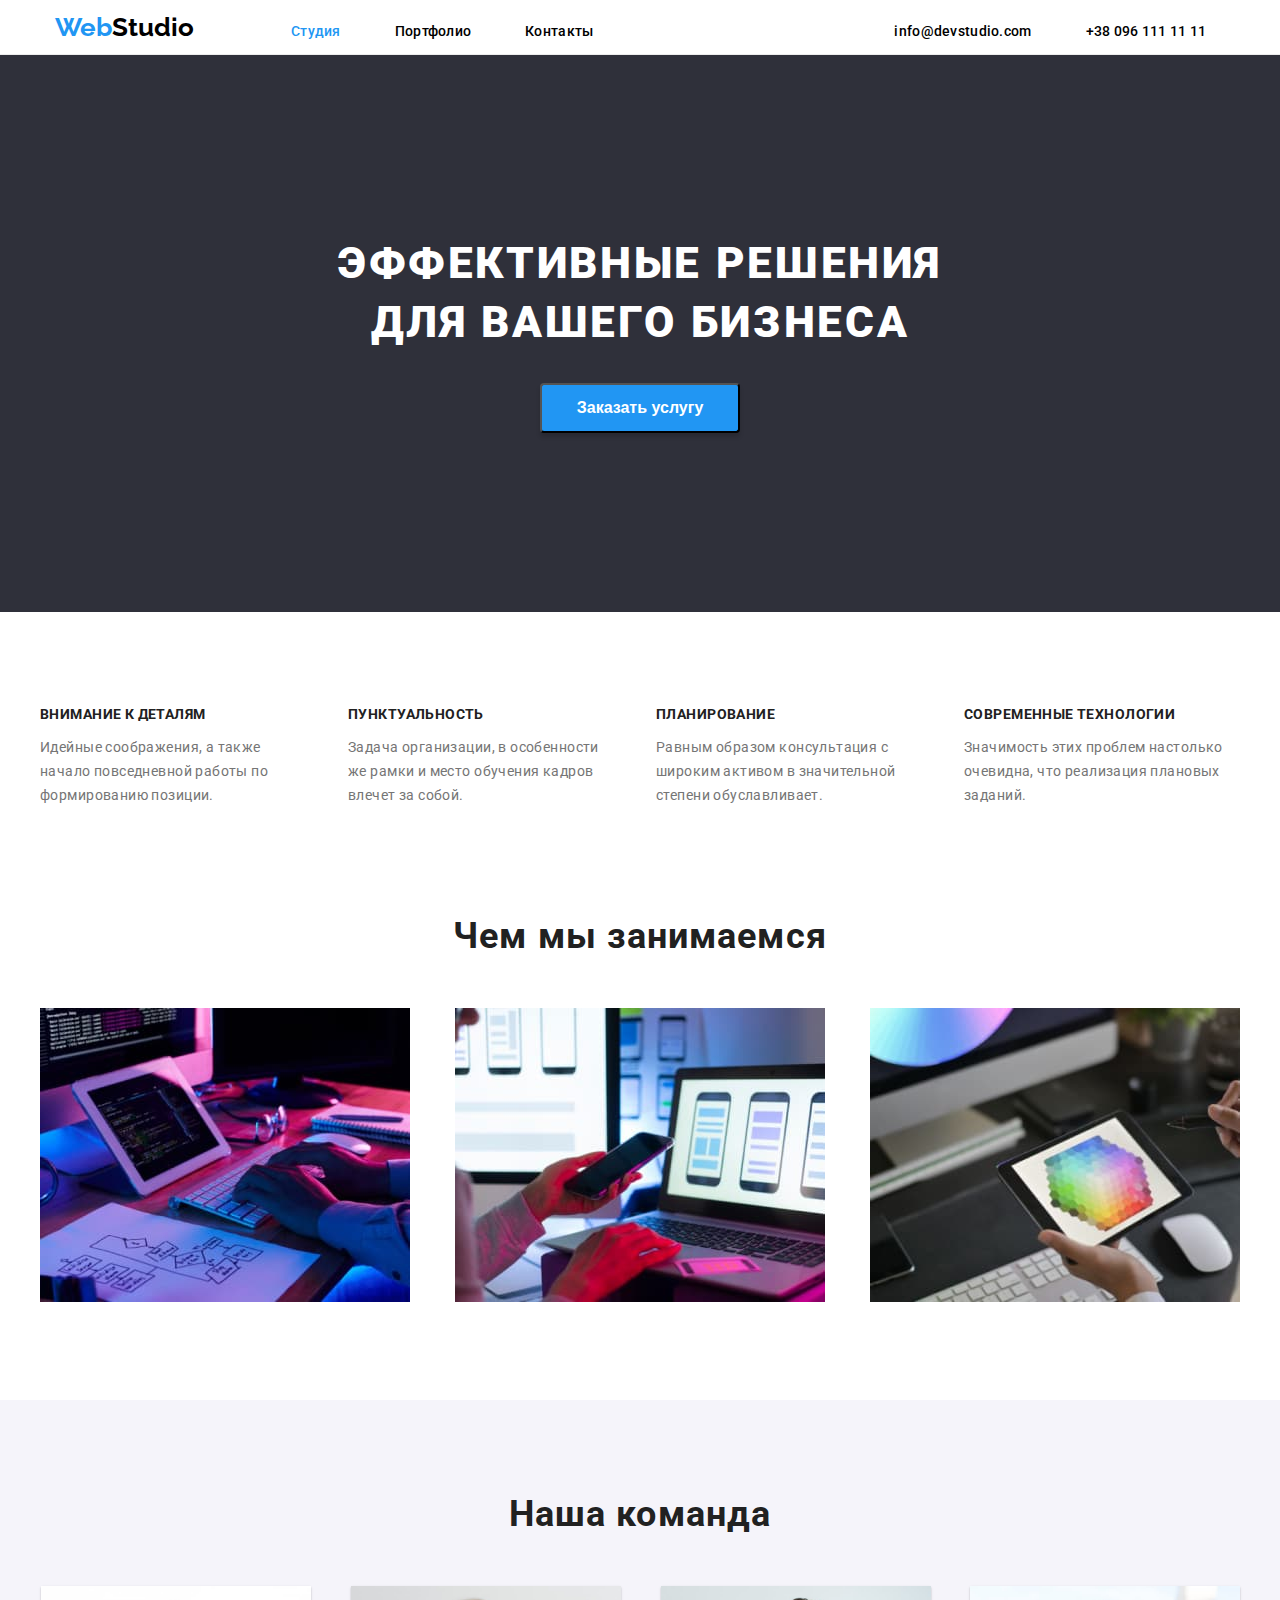
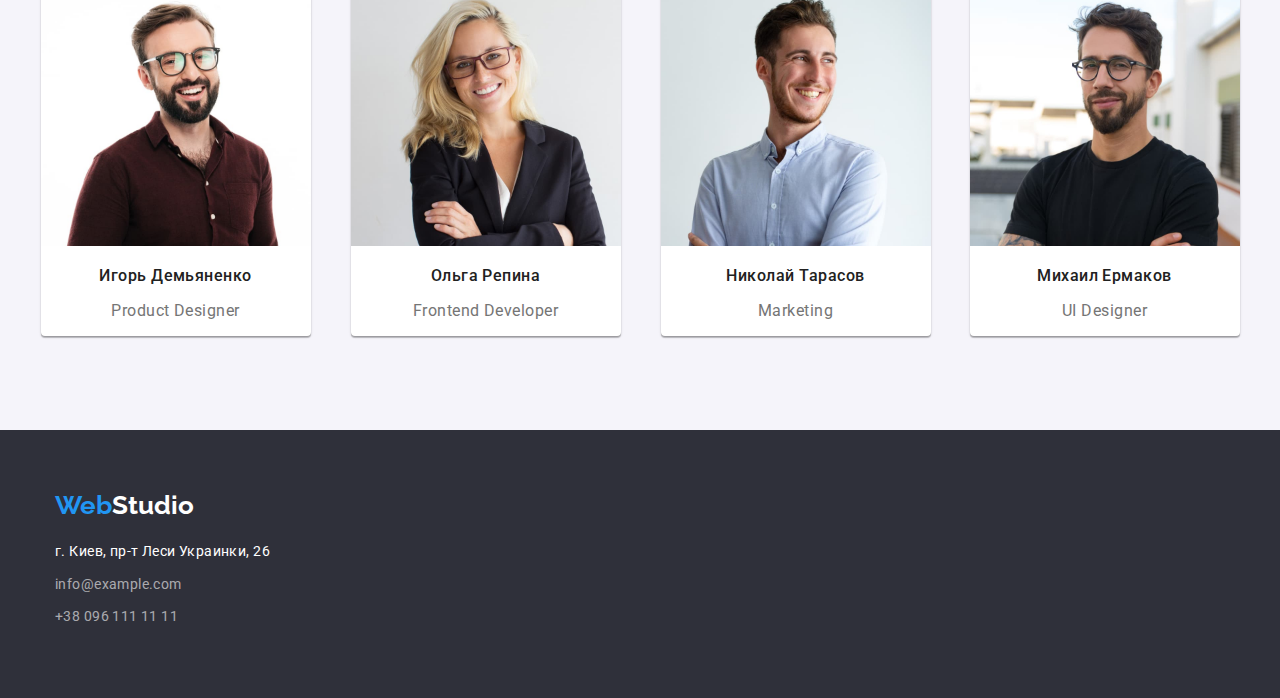
<file: index.html>
<!DOCTYPE html>
<html lang="ru">
<head>
    <meta charset="UTF-8">
    <meta http-equiv="X-UA-Compatible" content="IE=edge">
    <meta name="viewport" content="width=device-width, initial-scale=1.0">
    <title>Студия</title>
    <link rel="preconnect" href="https://fonts.googleapis.com">
    <link rel="preconnect" href="https://fonts.gstatic.com" crossorigin>
    <link href="https://fonts.googleapis.com/css2?family=Raleway:wght@700&family=Roboto:wght@400;500;700;900&display=swap" rel="stylesheet">
    <link rel="stylesheet" href="./css/styles.css">

</head>
<body>
    <div class="wrapper">
        <header class="header">
            <div class="container">
                <a href="./index.html" class="header__logo logo">Web<span>Studio</span></a>                                
                <nav class="header__menu menu">
                    <ul class="menu__list">
                        <li><a href="/" class="menu__link active">Студия</a></li>
                        <li><a href="./portfolio.html" class="menu__link">Портфолио</a></li>
                        <li><a href="#" class="menu__link">Контакты</a></li>
                        </ul>             
                </nav>
                <ul class="header__contacts contacts">
                    <li><a href="mailto:info@devstudio.com" class="contacts__link">info@devstudio.com</a></li>
                    <li><a href="tel:+380961111111" class="contacts__link">+38 096 111 11 11</a></li>
                </ul> 
            </div>
        </header>
        <main class="page">
            <section class="banner">
                <div class="container">
                    <h1>Эффективные решения для вашего бизнеса</h1>
                    <button type="button">Заказать услугу</button>
                </div>
            </section>
            <section class="page__respons respons">                
                <div class="container">
                    <ul class="respons__list">
                        <li class="respons__item">
                            <h3>Внимание к деталям</h3>
                            <p>Идейные соображения, а также начало повседневной работы по формированию позиции.</p>
                        </li>
                        <li class="respons__item">
                            <h3>Пунктуальность</h3>
                            <p>Задача организации, в особенности же рамки и место обучения кадров влечет за собой.</p>
                        </li>
                        <li class="respons__item">
                            <h3>Планирование </h3>
                            <p>Равным образом консультация с широким активом в значительной степени обуславливает.</p>
                        </li>
                        <li class="respons__item">
                            <h3>Современные технологии</h3>
                            <p>Значимость этих проблем настолько очевидна, что реализация плановых заданий.</p>
                        </li>
                    </ul>
                </div>
            </section>
            <section class="page__tastks tasks">
                <div class="container">
                    <h2 class="tasks__title sub-title">Чем мы занимаемся</h2>
                    <ul class="tasks__list">
                        <li class="tasks__item">
                            <img src="./images/tasks/create.jpg" alt="Разработка ПО" width="370">
                        </li>
                        <li class="tasks__item">
                            <img src="./images/tasks/support.jpg" alt="Поддержка клиентов " width="370">
                        </li>
                        <li class="tasks__item">
                            <img src="./images/tasks/design.jpg" alt="Современный дизайн" width="370">
                        </li>
                    </ul>
                </div>
            </section>
            <section class="page__team team">
                <div class="container">
                    <h2 class="team__title sub-title">Наша команда</h2>
                    <ul class="team__list">
                        <li class="team__item">
                            <img src="./images/team/designer.jpg" alt="Designer Игорь Демьяненко" width="270">
                            <p>Игорь Демьяненко</p>
                            <p lang="en">Product Designer</p>                        
                        </li>
                        <li class="team__item">
                            <img src="./images/team/developer.jpg" alt="Developer Ольга Репина" width="270">
                            <p>Ольга Репина</p>
                            <p lang="en">Frontend Developer</p>                        
                        </li>
                        <li class="team__item">
                            <img src="./images/team/marketing.jpg" alt="Marketing Николай Тарасов" width="270">
                            <p>Николай Тарасов</p> 
                            <p lang="en">Marketing</p>                        
                        </li>
                        <li class="team__item">
                            <img src="./images/team/uidesigner.jpg" alt="UI Designer Михаил Ермаков" width="270">
                            <p>Михаил Ермаков</p>
                            <p lang="en">UI Designer</p>                        
                        </li>
                    </ul>
                </div>
            </section>
        </main>
        <footer class="footer">
            <div class="container">
                <a href="./index.html" class="footer__logo logo">Web<span>Studio</span></a>
                <address class="footer__contacts f-contacts">
                    <ul class="f-contacts__list">
                        <li><a class="f-contacts__link" href="https://goo.gl/maps/Z7a2orzkB7U8Lw847" target="_blank" rel="noreferrer noopener">г. Киев, пр-т Леси Украинки, 26</a></li>
                        <li><a class="f-contacts__link" href="mailto:info@example.com">info@example.com</a></li>
                        <li><a class="f-contacts__link" href="tel:+380961111111">+38 096 111 11 11</a></li>
                    </ul>               
                </address>
            </div>
        </footer>
    </div>
</body>
</html>
</file>
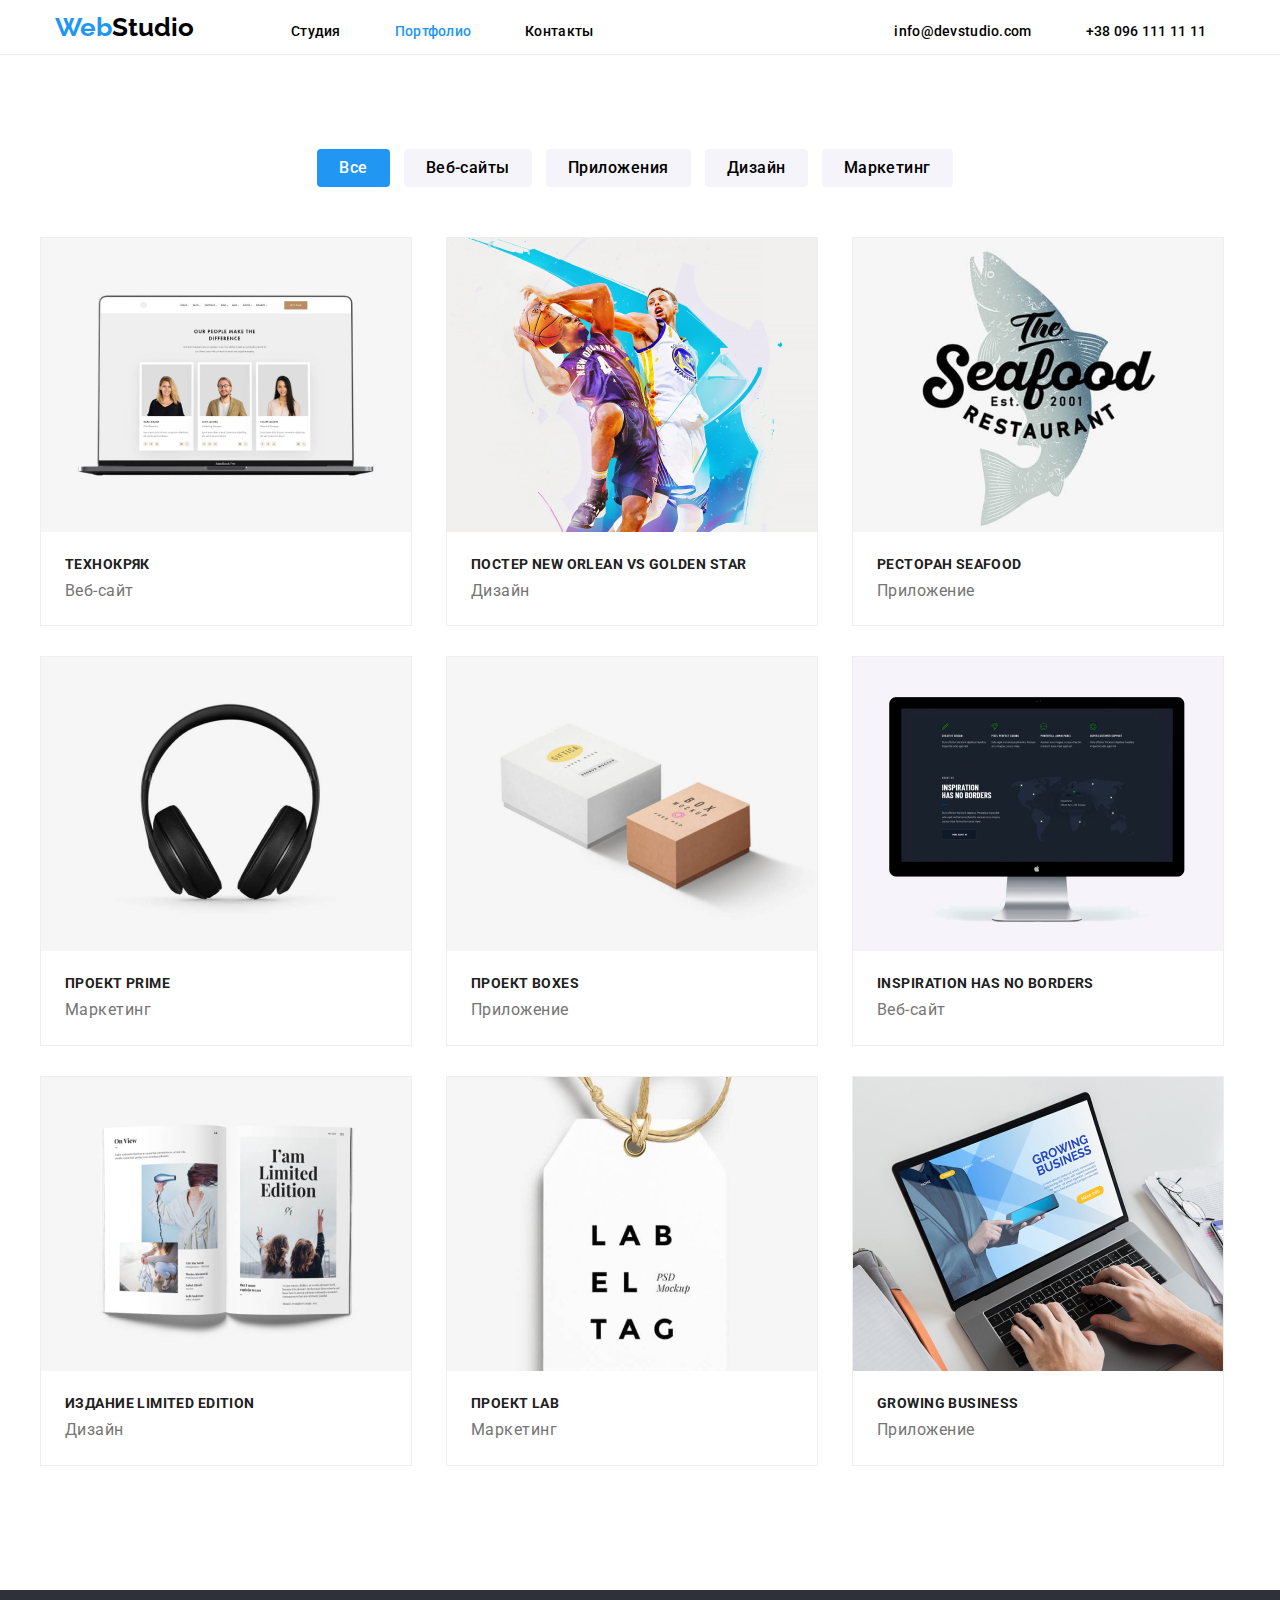
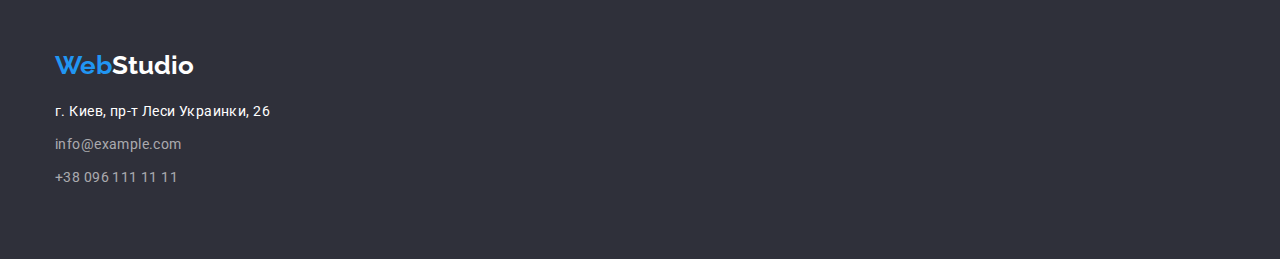
<file: portfolio.html>
<!DOCTYPE html>
<html lang="en">
<head>
    <meta charset="UTF-8">
    <meta http-equiv="X-UA-Compatible" content="IE=edge">
    <meta name="viewport" content="width=device-width, initial-scale=1.0">
    <title>Portfolio</title>
    <link rel="preconnect" href="https://fonts.googleapis.com">
    <link rel="preconnect" href="https://fonts.gstatic.com" crossorigin>
    <link href="https://fonts.googleapis.com/css2?family=Raleway:wght@700&family=Roboto:wght@400;500;700;900&display=swap" rel="stylesheet">
    <link rel="stylesheet" href="./css/styles.css">
</head>
<body>
    <div class="wrapper">
        <header class="header">
            <div class="container">
                <a href="./index.html" class="header__logo logo">Web<span>Studio</span></a>                                
                <nav class="header__menu menu">
                    <ul class="menu__list">
                        <li><a href="./index.html" class="menu__link">Студия</a></li>
                        <li><a href="./portfolio.html" class="menu__link active">Портфолио</a></li>
                        <li><a href="#" class="menu__link">Контакты</a></li>
                        </ul>             
                </nav>
                <ul class="header__contacts contacts">
                    <li><a href="mailto:info@devstudio.com" class="contacts__link">info@devstudio.com</a></li>
                    <li><a href="tel:+380961111111" class="contacts__link">+38 096 111 11 11</a></li>
                </ul> 
            </div>
        </header>
        <main class="page">
            <section class="page__portfolio portfolio">
                <div class="container">
                    <div class="portfolio__filter filter">
                        <div class="filter__btn">
                            <input id="all" type="radio" name="radio" value="1" checked>
                            <label for="all">Все</label>
                        </div>                         
                        <div class="filter__btn">
                            <input id="website" type="radio" name="radio" value="2">
                            <label for="website">Веб-сайты</label>
                        </div>                         
                        <div class="filter__btn">
                            <input id="application" type="radio" name="radio" value="3">
                            <label for="application">Приложения</label>
                        </div>
                        <div class="filter__btn">
                            <input id="design" type="radio" name="radio" value="4">
                            <label for="design">Дизайн</label>
                        </div>
                        <div class="filter__btn">
                            <input id="marketing" type="radio" name="radio" value="5">
                            <label for="marketing">Маркетинг</label>
                        </div>
                    </div>
                    <ul class="portfolio__list">
                        <li>
                            <a href="#" class="portfolio__item PItem">
                                <img src="./images/portfolio/tekhnokryak.jpg" alt="Веб-сайт Технокряк" class="PItem__img" width="370" height="294">
                                <h3 class="PItem__title">Технокряк</h3>
                                <p class="PItem__group">Веб-сайт</p>
                            </a>
                        </li>
                        <li>
                            <a href="#" class="portfolio__item PItem">
                                <img src="./images/portfolio/neworleanvsgoldenstar.jpg" alt="Дизайн New Orlean vs Golden Star" class="PItem__img" width="370" height="294">
                                <h3 class="PItem__title">Постер New Orlean vs Golden Star</h3>
                                <p class="PItem__group">Дизайн</p>
                            </a>
                        </li>
                        <li>
                            <a href="" class="portfolio__item PItem">
                                <img src="./images/portfolio/deafood.jpg" alt="Приложение Ресторан Seafood" class="PItem__img" width="370" height="294">
                                <h3 class="PItem__title">Ресторан Seafood</h3>
                                <p class="PItem__group">Приложение</p>
                            </a>
                        </li>
                        <li>
                            <a href="" class="portfolio__item PItem">
                                <img src="./images/portfolio/prime.jpg" alt="маркетинг Prime" class="PItem__img" width="370" height="294">
                                <h3 class="PItem__title">Проект Prime</h3>
                                <p class="PItem__group">Маркетинг</p>
                            </a>
                        </li>
                        <li>
                            <a href="" class="portfolio__item PItem">
                                <img src="./images/portfolio/boxes.jpg" alt="Приложение Проект Boxes" class="PItem__img" width="370" height="294">
                                <h3 class="PItem__title">Проект Boxes</h3>
                                <p class="PItem__group">Приложение</p>
                            </a>
                        </li>
                        <li>
                            <a href="" class="portfolio__item PItem">
                                <img src="./images/portfolio/inspirations.jpg" alt="Веб-сайт Inspiration has no Borders" class="PItem__img" width="370" height="294">
                                <h3 class="PItem__title">Inspiration has no Borders</h3>
                                <p class="PItem__group">Веб-сайт</p>
                            </a>
                        </li>
                        <li>
                            <a href="" class="portfolio__item PItem">
                                <img src="./images/portfolio/limitededition.jpg" alt="Дизайн Издание Limited Edition" class="PItem__img" width="370" height="294">
                                <h3 class="PItem__title">Издание Limited Edition</h3>
                                <p class="PItem__group">Дизайн</p>
                            </a>
                        </li>
                        <li>
                            <a href="" class="portfolio__item PItem">
                                <img src="./images/portfolio/projectlab.jpg" alt=" Маркетинг Проект LAB" class="PItem__img" width="370" height="294">
                                <h3 class="PItem__title">Проект LAB</h3>
                                <p class="PItem__group">Маркетинг</p>
                            </a>
                        </li>
                        <li>
                            <a href="" class="portfolio__item PItem">
                                <img src="./images/portfolio/growingbusiness.jpg" alt="приложение Growing Business" class="PItem__img" width="370" height="294"> 
                                <h3 class="PItem__title">Growing Business</h3>
                                <p class="PItem__group">Приложение</p>
                            </a>
                        </li>
                    </ul>
                </div>              
            </section>
        </main>
        <footer class="footer">
            <div class="container">
                <a href="./index.html" class="footer__logo logo">Web<span>Studio</span></a>
                <address class="footer__contacts f-contacts">
                    <ul class="f-contacts__list">
                        <li><a class="f-contacts__link" href="https://goo.gl/maps/Z7a2orzkB7U8Lw847" target="_blank" rel="noreferrer noopener">г. Киев, пр-т Леси Украинки, 26</a></li>
                        <li><a class="f-contacts__link" href="mailto:info@example.com">info@example.com</a></li>
                        <li><a class="f-contacts__link" href="tel:+380961111111">+38 096 111 11 11</a></li>
                    </ul>               
                </address>
            </div>
        </footer>
    </div>    
</body>
</html>
</file>
<file: css/styles.css>
:root {
  --main-bg-color: #ffff;
  --banner-bg-color: #2f303a;
  --team-bg-color: #f5f4fa;
  --footer-bg-color: #2f303a;
  --action-color: #2196f3;
  --section-title-color: #212121;
  --common-text-color: #757575;
}

ul {
  margin: 0;
  padding: 0;
}
li {
  list-style-type: none;
  display: inline-block;
  margin: 0;
  padding: 0;
}
a,
address {
  text-decoration: none;
}
h1,
h2,
h3 {
  font-weight: inherit;
  font-size: inherit;
  margin: 0;
  padding: 0;
}
body {
  max-width: 100%;
  overflow-x: hidden;
  margin: 0;
  padding: 0;
  font-family: "Roboto", sans-serif;
  font-style: normal;
  font-weight: normal;
  background-color: var(--main-bg-color);
}

.container {
  max-width: 1200px;
  margin: 0 auto;
}
/*=========TITLE=============*/
/* H1 */
h1 {
  font-weight: 900;
  font-size: 44px;
  color: #ffff;
  text-align: center;
  letter-spacing: 0.06em;
  line-height: 1.36;
  text-transform: uppercase;
}
/* H2 */
.sub-title {
  text-align: center;
  font-weight: bold;
  font-size: 36px;
  line-height: 1.16;
  letter-spacing: 0.03em;
  color: var(--section-title-color);
}
/* H3 */
h3 {
  font-weight: bold;
  font-size: 14px;
  line-height: 1.143;
  letter-spacing: 0.03em;
  text-transform: uppercase;
  color: var(--section-title-color);
}

/* LOGO */
.logo {
  display: inline-block;
  margin: 0 0 0 15px;
  font-family: "Raleway";
  font-style: normal;
  font-weight: bold;
  font-size: 26px;
  color: #2196f3;
}
/* =======HEADER================ */
header {
  display: inline-block;
  width: 100%;
  padding: 0.925% 0;
  border-bottom: 1px solid #ececec;
}
.header__logo span {
  color: #000;
}
.header__menu {
  display: inline-block;
  margin: 0 0 0 93px;
}
.menu__list {
  padding: 0;
}
.menu__link {
  font-weight: 500;
  font-size: 14px;
  letter-spacing: 0.02em;
  color: #000;
  cursor: pointer;
}
.menu__list li:nth-child(2) {
  margin: 0 50px 0 50px;
}
.menu__link.active {
  color: var(--action-color);
}
.menu__link:hover {
  color: var(--action-color);
}
.header__contacts {
  display: inline-block;
  margin: 0 15px 0 297px;
  padding: 0;
}
.contacts__link {
  display: inline-block;
  font-weight: 500;
  font-size: 14px;
  letter-spacing: 0.02em;
  text-decoration: none;
  color: #000;
  padding: 0;
}
.header__contacts li:first-child {
  margin: 0 50px 0 0;
}
.header__contacts a:hover {
  color: var(--action-color);
}
/*==========BANNER==========*/
.banner {
  background-color: var(--banner-bg-color);
  padding: 179px 0;
  text-align: center;
}
.banner h1 {
  padding: 0 23%;
}
.banner button {
  width: 200px;
  height: 50px;
  margin: 30px 0 0 0;
  text-align: center;
  background: var(--action-color);
  color: #ffff;
  font-weight: bold;
  font-size: 16px;
  box-shadow: 0px 4px 4px rgba(0, 0, 0, 0.15);
  border-radius: 4px;
  outline: none;
  cursor: pointer;
}
/*=========RESPONS=========*/
.respons__list {
  padding: 94px 0;
}
.respons__item {
  display: inline-block;
  text-align: center;
  width: 23%;
}
.respons__item h3 {
  text-align: left;
}
.respons__item p {
  font-size: 14px;
  line-height: 1.71;
  letter-spacing: 0.03em;
  color: var(--common-text-color);
  text-align: left;
  padding: 0 5px 0 0;
}
.respons__item:nth-child(2) {
  margin: 0 28px;
}
.respons__item:nth-child(3) {
  margin: 0 28px 0 0;
}
/*==========TASKS=========*/
.page__tasts {
  text-align: center;
}
.tasks__title {
  margin: 0 0 50px 0;
}
.tasks__list {
  margin: 0;
  padding: 0 0 94px 0;
}
.tasks__item:nth-child(2) {
  margin: 0 41px;
}
.tasks__item {
  display: inline-block;
  text-align: center;
}
/*===========TEAM=========*/
.page__team {
  background-color: var(--team-bg-color);
  text-align: center;
}
.team__title {
  padding: 94px 0 0 0;
  margin: 0 0 50px 0;
}
.team__list {
  margin: 0;
  padding: 0 0 94px 0;
}
.team__item {
  display: inline-block;
  text-align: center;
  background-color: #ffff;
  box-shadow: 0px 1px 3px rgba(0, 0, 0, 0.12), 0px 1px 1px rgba(0, 0, 0, 0.14), 0px 2px 1px rgba(0, 0, 0, 0.2);
  border-radius: 0px 0px 4px 4px;
}
.team__item:nth-child(2) {
  margin: 0 36px;
}
.team__item:nth-child(3) {
  margin: 0 35px 0 0;
}
.team__item p:first-of-type {
  font-weight: 500;
  font-size: 16px;
  line-height: 1.187;
  letter-spacing: 0.03em;
  color: #212121;
}
.team__item p:last-of-type {
  text-align: center;
  font-size: 16px;
  line-height: 1.187;
  letter-spacing: 0.03em;
  color: var(--common-text-color);
}
/*=========FOOTER===========*/
.footer {
  background-color: var(--footer-bg-color);
}
.footer__logo {
  margin: 60px 0 20px 15px;
}
.footer__logo span {
  color: #ffff;
}
.footer__contacts {
  font-style: normal;
  padding: 0 0 60px 0;
}
.f-contacts__list {
  margin: 0 0 0 15px;
  padding: 0;
}
.f-contacts__list li {
  display: block;
  margin: 0 0 9px 0;
}
.f-contacts__link {
  font-size: 14px;
  line-height: 1.71;
  letter-spacing: 0.03em;
  color: rgba(255, 255, 255, 0.6);
}
.f-contacts__list li:first-child .f-contacts__link {
  color: #ffff;
}
.f-contacts__list li:first-child .f-contacts__link:hover {
  color: var(--action-color);
}
.f-contacts__link:hover {
  color: var(--action-color);
}

/* =========PORTFOLIO=============== */
.portfolio__list {
  padding: 0 0 94px 0;
}
.portfolio__list li {
  background: #ffffff;
  border: 1px solid #eeeeee;
  box-sizing: border-box;
}
.portfolio__list li:nth-child(3n + 1),
.portfolio__list li:nth-child(3n + 2) {
  margin: 0 30px 30px 0;
}
.PItem__title {
  margin: 20px 0 4px 24px;
}
.PItem__group {
  font-size: 16px;
  line-height: 1.87;
  letter-spacing: 0.03em;
  color: var(--common-text-color);
  margin: 0 0 20px 24px;
}
.portfolio__filter {
  margin: 94px 0 50px 0;
  text-align: center;
}
.filter__btn {
  display: inline-block;
  margin-right: 10px;
}
.filter__btn input[type="radio"] {
  display: none;
}
.filter__btn label {
  display: inline-block;
  cursor: pointer;
  padding: 6px 22px;
  line-height: 34px;
  background: #f5f4fa;
  border-radius: 4px;
  user-select: none;
  font-weight: 500;
  font-size: 16px;
  line-height: 1.62;
  text-align: center;
  letter-spacing: 0.03em;
}

/* Checked */
.filter__btn input[type="radio"]:checked + label {
  background: var(--action-color);
  color: #ffff;
}

/* Hover */
.filter__btn label:hover {
  background: var(--action-color);
  color: #ffff;
}
</file>
